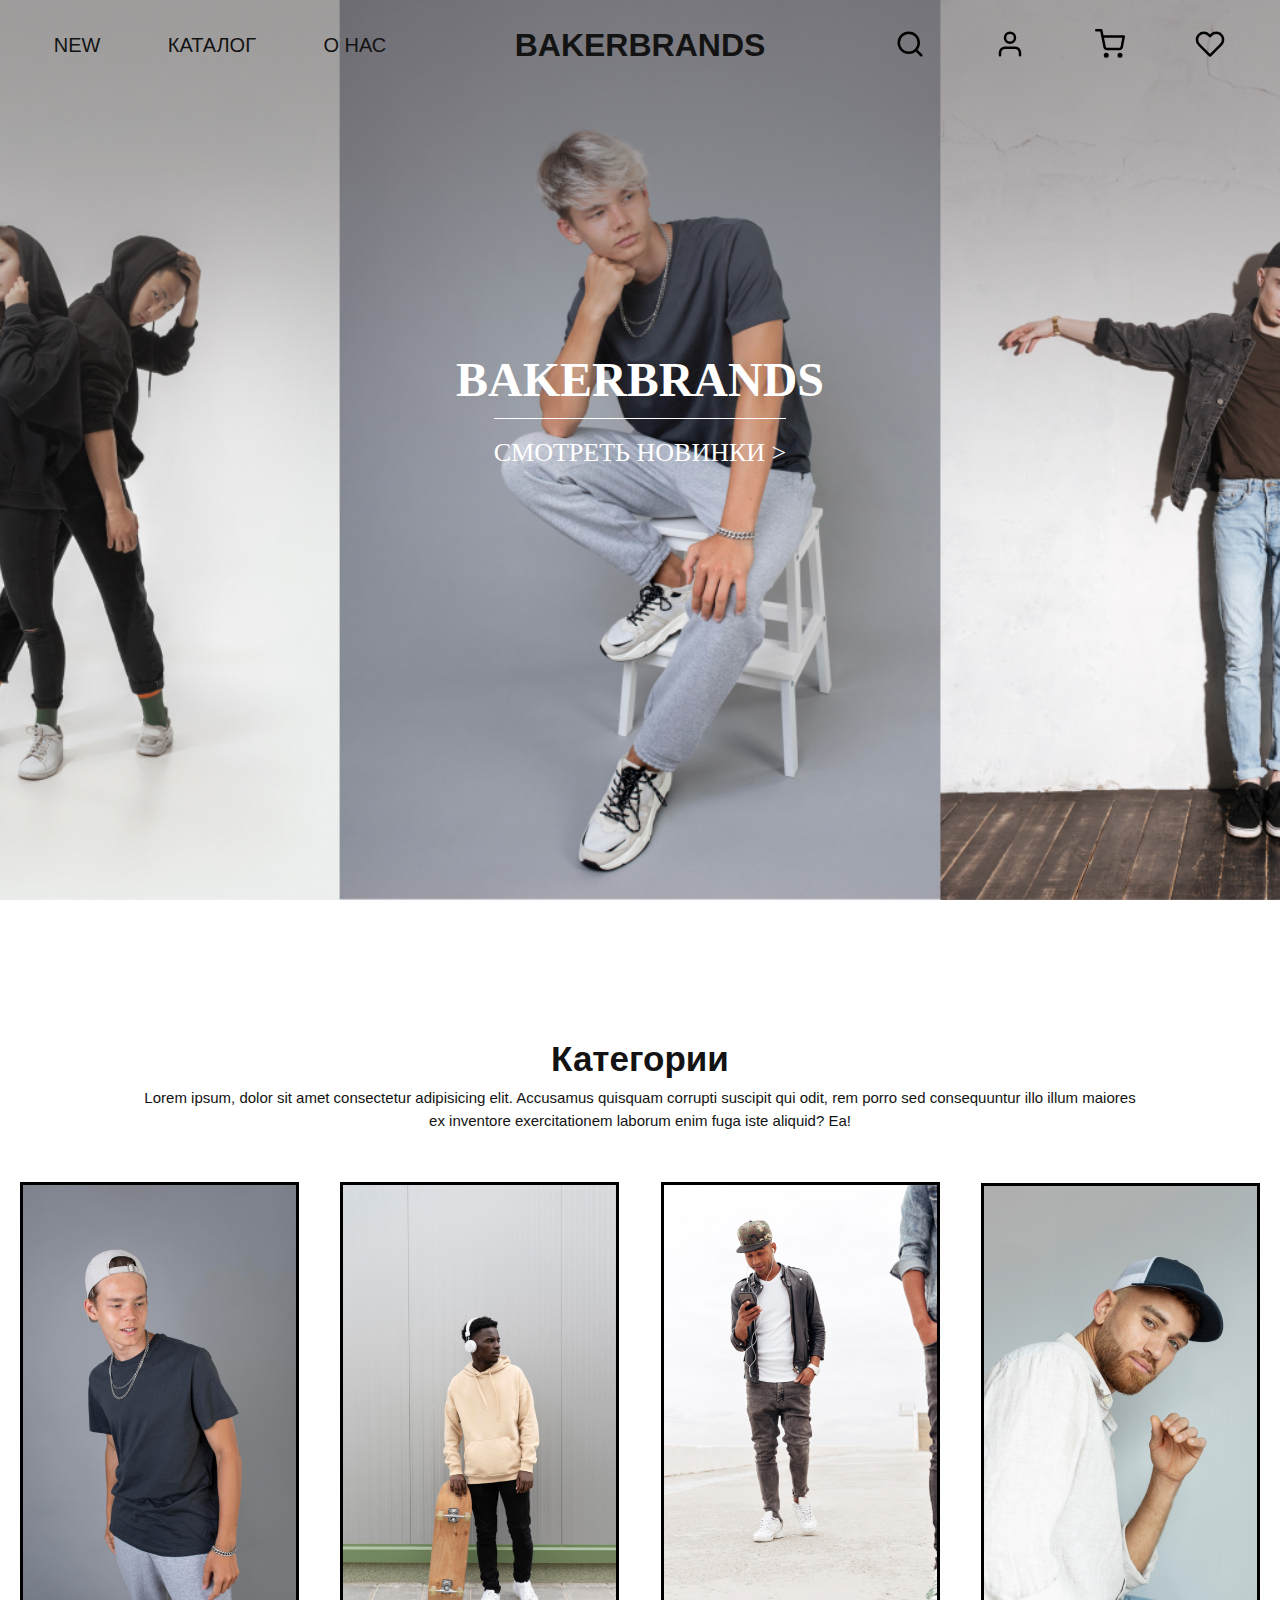
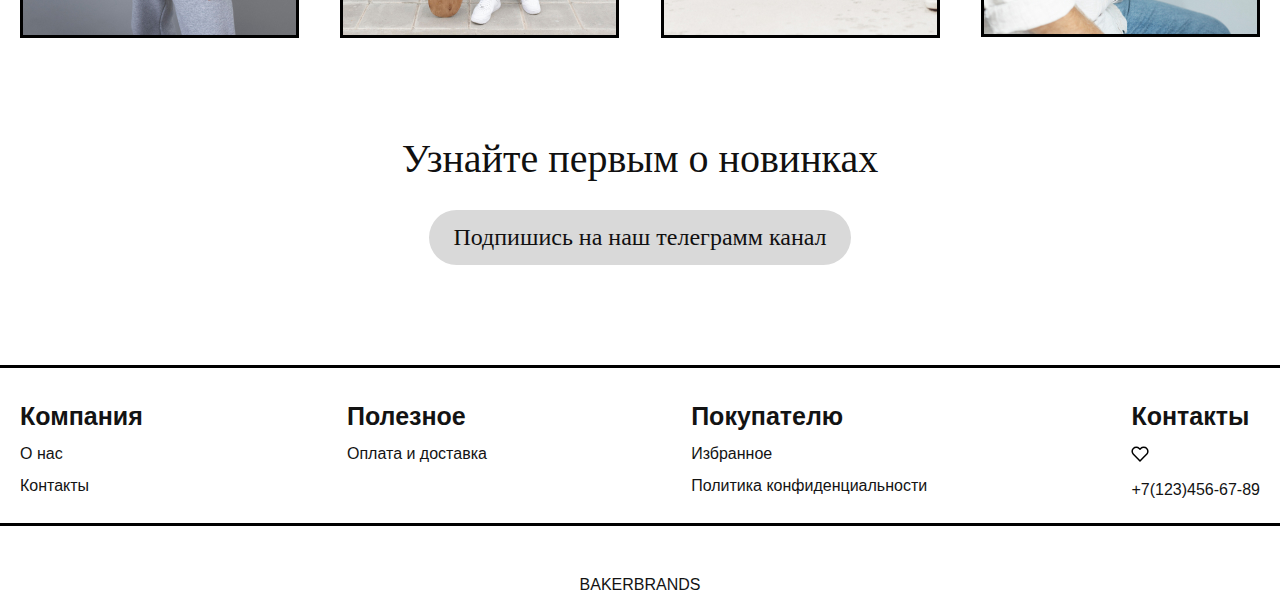
<file: HTML/index.html>
<!DOCTYPE html>
<html lang="en">
  <head>
    <meta charset="UTF-8" />
    <meta http-equiv="X-UA-Compatible" content="IE=edge" />
    <meta name="viewport" content="width=device-width, initial-scale=1.0" />
    <meta name="viewport" content="width=device-width">
    <title>BAKERBRANDS</title>
    <link rel="stylesheet" href="/CSS/normalize.css">
    <link rel="stylesheet" href="/CSS/index.css">
  </head>
  <body>
    <header class="header">
      <div class="container">
        <div class="header__inner">
          <nav class="menu">
            <ul class="menu__left">
              <li class="katalog__left">
                <a href="#">
                  <img src="/IMG/menuVector.svg" alt="" onclick="openNav()" />
                </a>
              </li>
              <li class="menu__item">
                <a href="#" class="menu__link">New</a>
              </li>
              <li class="menu__item">
                <a href="/HTML/katalog.html" class="menu__link">Каталог</a>
              </li>
              <li class="menu__item">
                <a href="#" class="menu__link">О нас</a>
              </li>
            </ul>
            <h1 class="name__brand"><a href="/HTML/index.html" >BAKERBRANDS</a></h1>
            <ul class="menu__right">
              <li class="item__right">
                <a href="#">
                  <img src="/IMG/searchVector.svg" alt="" class="nav__item" />
                </a>
              </li>
              <li class="item__right">
                <a href="#">
                  <img src="/IMG/userVector.svg" alt="" class="nav__item" />
                </a>
              </li>
              <li class="item__right">
                <a href="#">
                  <img src="/IMG/shoppingVector.svg" alt="" class="nav__item" />
                </a>
              </li>
              <li class="item__right">
                <a href="#">
                  <img src="/IMG/likeVector.svg" alt="" class="nav__item" />
                </a>
              </li>
            </ul>
          </nav>
          <div id="mySidenav" class="sidenav">
            <a href="javascript:void(0)" class="closebtn" onclick="closeNav()"
              >×</a
            >
            <a href="#">NEW</a>
            <a href="/HTML/katalog.html">Каталог</a>
            <a href="#">О нас</a>
            <a href="#">Поиск</a>
            <a href="#">Избранное</a>
            <a href="#">Корзина</a>
          </div>
        </div>
      </div>
    </header>
    <div class="background">
      <div class="container">
        <div class="brand__info">
          <h2>BAKERBRANDS</h2>
          <a href="#"> <span class="text">смотреть новинки</span> > </a>
        </div>
      </div>
    </div>
    <section class="category">
      <div class="container">
        <div class="category__inner">
          <h2>Категории</h2>
          <div class="category__des">
            Lorem ipsum, dolor sit amet consectetur adipisicing elit. Accusamus quisquam corrupti suscipit qui odit, rem porro sed consequuntur illo illum maiores ex inventore exercitationem laborum enim fuga iste aliquid? Ea!
          </div>
          <div class="category__block">
            <div class="category__item">
              <div class="category__img">
                <a href="#"> <img src="/IMG/futbolki.jpg" alt="" /></a>
                <!-- <img src="/IMG/futbolki.jpg" alt="" /> -->
                <!-- <p class="img__text">Футболки</p> -->
              </div>
              <div class="category__text">Футболки</div>
            </div>
            <div class="category__item">
              <div class="category__img">
                <a href="#"><img src="/IMG/tostovki.jpg" alt="" /></a>
              </div>
              <div class="category__text">Толстовки</div>
            </div>
            <div class="category__item">
              <div class="category__img">
                <a href="#"> <img src="/IMG/shtani.jpg" alt="" /></a>
              </div>
              <div class="category__text">Штаны</div>
            </div>
            <div class="category__item">
              <div class="category__img">
                <a href="#"><img src="/IMG/golovnie.jpg" alt="" /></a>
              </div>
              <div class="category__text">Головные уборы</div>
            </div>
          </div>
        </div>
      </div>
    </section>
    <section class="info__telegramm">
      <div class="container__telegramm">
        <div class="telegramm__info">
          <h2 class="text__telegramm">Узнайте первым о новинках</h2>
          <div>
            <a href="https://t.me/bakerbrands" class="button__telegramm">
              Подпишись на наш телеграмм канал
            </a>
          </div>
        </div>
      </div>
      <!-- <h1>доп место</h1> -->
    </section>
    <!-- <hr class="line"> -->
    <section class="about">
      <div class="container">
        <div class="about__inner">
          <div class="about__item">
            <div class="about__main"> Компания</div>
            <a href="#" class="about__text">О нас</a>
            <a href="/HTML/contacts.html" class="about__text">Контакты</a>
          </div>
          <div class="about__item">
            <div class="about__main">Полезное</div>
            <a href="/HTML/pay.html" class="about__text">Оплата и доставка</a>
          </div>
          <div class="about__item">
            <div class="about__main">Покупателю</div>
            <a href="#" class="about__text">Избранное</a>
            <a href="#" class="about__text">Политика конфиденциальности</a>
          </div>
          <div class="about__item">
            <div class="about__main">Контакты</div>
            <a href="https://t.me/bakerbrands"><img src="/IMG/likeVector.svg" alt="" class="about__icon"/></a>
            <div class="about__text"><a href="tel:81234566789">+7(123)456-67-89</a></div>
          </div>
        </div>
      </div>
    </section>
    <!-- <h1>доп место</h1> -->
    <footer class="footer">
      <div class="container">
        <div class="footer__inner">
          <div class="footer__item">
            BAKERBRANDS
          </div>
        </div>
      </div>
    </footer>


    <script src="/JS/app.js"></script>
  </body>
</html>
</file>
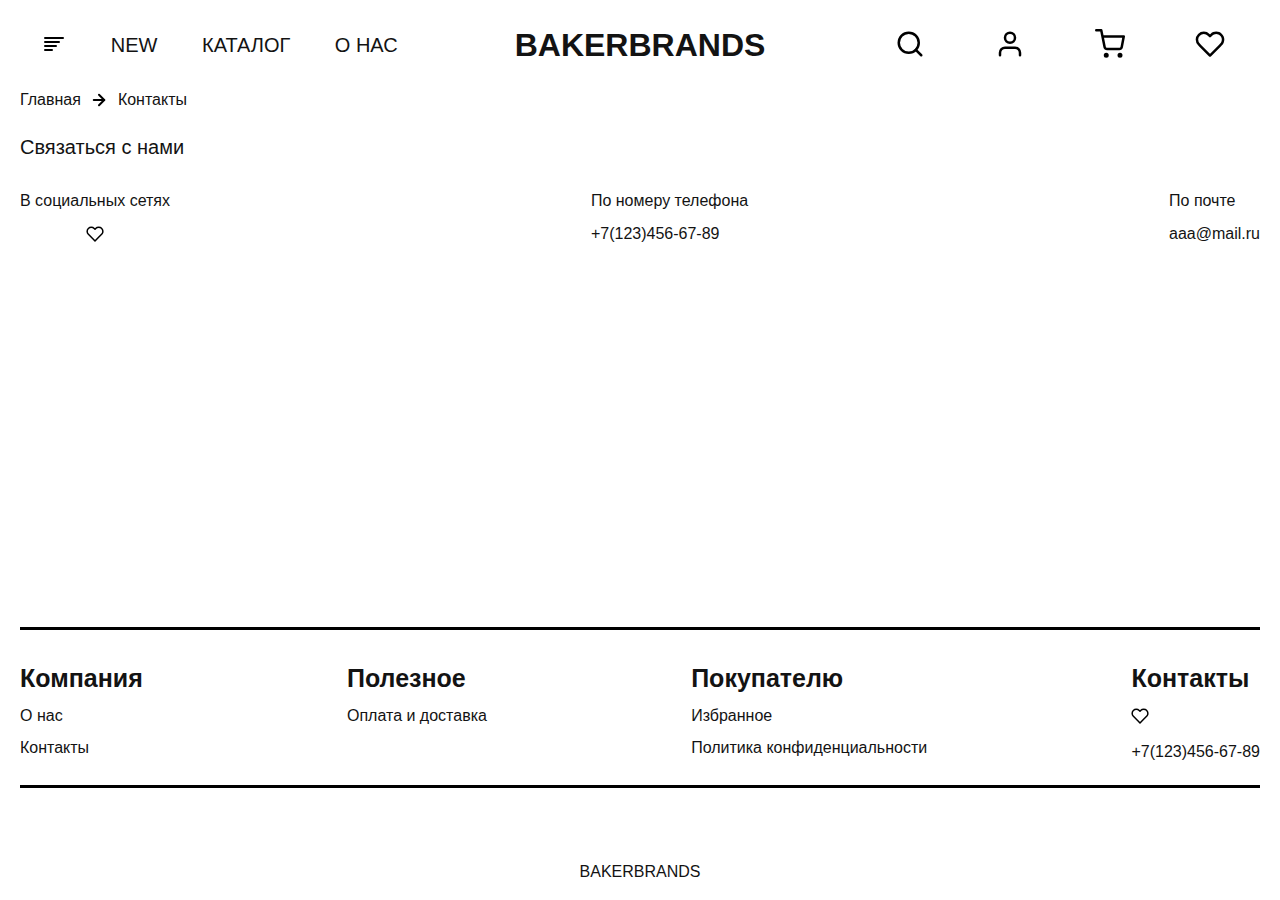
<file: HTML/contacts.html>
<!DOCTYPE html>
<html lang="en">
<head>
    <meta charset="UTF-8">
    <meta http-equiv="X-UA-Compatible" content="IE=edge">
    <meta name="viewport" content="width=device-width, initial-scale=1.0">
    <title>BAKERBRANDS</title>
    <link rel="stylesheet" href="/CSS/normalize.css">
    <link rel="stylesheet" href="/CSS/contacts.css">
</head>
<body>
    <header class="header">
        <div class="container">
          <div class="header__inner">
            <nav class="menu">
              <ul class="menu__left">
                <li class="katalog__left">
                  <a href="#">
                    <img src="/IMG/menuVector.svg" alt="" onclick="openNav()" />
                  </a>
                </li>
                <li class="menu__item">
                  <a href="#" class="menu__link">New</a>
                </li>
                <li class="menu__item">
                  <a href="/HTML/katalog.html" class="menu__link">Каталог</a>
                </li>
                <li class="menu__item">
                  <a href="#" class="menu__link">О нас</a>
                </li>
              </ul>
              <h1 class="name__brand"><a href="/HTML/index.html">BAKERBRANDS</a></h1>
              <ul class="menu__right">
                <li class="item__right">
                  <a href="#">
                    <img src="/IMG/searchVector.svg" alt="" class="nav__item" />
                  </a>
                </li>
                <li class="item__right">
                  <a href="#">
                    <img src="/IMG/userVector.svg" alt="" class="nav__item" />
                  </a>
                </li>
                <li class="item__right">
                  <a href="#">
                    <img src="/IMG/shoppingVector.svg" alt="" class="nav__item" />
                  </a>
                </li>
                <li class="item__right">
                  <a href="#">
                    <img src="/IMG/likeVector.svg" alt="" class="nav__item" />
                  </a>
                </li>
              </ul>
            </nav>
            <!-- <div id="mySidenav" class="sidenav">
              <a href="javascript:void(0)" class="closebtn" onclick="closeNav()"
                >×</a
              >
              <a href="#">NEW</a>
              <a href="/HTML/katalog.html">Каталог</a>
              <a href="#">О нас</a>
              <a href="#">Поиск</a>
              <a href="#">Избранное</a>
              <a href="#">Корзина</a> -->
            </div>
          </div>
        </div>
    </header>

    <div class="perehod">
        <div class="container">
            <div class="main__catalog">
                <a href="/HTML/index.html">Главная</a>
                <img src="/IMG/arrow-right.svg" alt="" class="arrow" />
                <a href="/HTML/pay.html">Контакты</a>
            </div>
        </div>
    </div>

    <section class="payment">
        <div class="container">
            <div class="payment__inner">
                <div class="payment__header">Связаться с нами</div>
                <div class="payment__text">
                    <div class="text__left">
                        <p>В социальных сетях</p>
                        <a href="https://t.me/bakerbrands"><img src="/IMG/likeVector.svg" alt="" class="about__icon"/></a>                        
                    </div>
                    <div class="text__mid">
                        <p>По номеру телефона</p> 
                        <div class="about__text"><a href="tel:81234566789">+7(123)456-67-89</a></div>
                    </div>
                    <div class="text__right">
                      <p>По почте</p> 
                      <a class="footer-text__mail" href="mailto:aaa@mail.ru">aaa@mail.ru</a>
                    </div>
                </div>
            </div>
        </div>
    </section>


    
      <!-- <h1>доп место</h1> -->
    <footer class="footer">
        <div class="container">
          <div class="footer__inner">
            <div class="about">
              <div class="about__inner">
                <div class="about__item">
                  <div class="about__main"> Компания</div>
                  <a href="#" class="about__text">О нас</a>
                  <a href="/HTML/contacts.html" class="about__text">Контакты</a>
                </div>
                <div class="about__item">
                  <div class="about__main">Полезное</div>
                  <a href="/HTML/pay.html" class="about__text">Оплата и доставка</a>
                </div>
                <div class="about__item">
                  <div class="about__main">Покупателю</div>
                  <a href="#" class="about__text">Избранное</a>
                  <a href="#" class="about__text">Политика конфиденциальности</a>
                </div>
                <div class="about__item">
                  <div class="about__main">Контакты</div>
                  <a href="https://t.me/bakerbrands"><img src="/IMG/likeVector.svg" alt="" class="about__icon"/></a>
                  <div class="about__text"><a href="tel:81234566789">+7(123)456-67-89</a></div>
                </div>
              </div>  
            </div>
            <div class="footer__item">
              BAKERBRANDS
            </div>
          </div>
        </div>
    </footer>
</body>
</html>
</file>
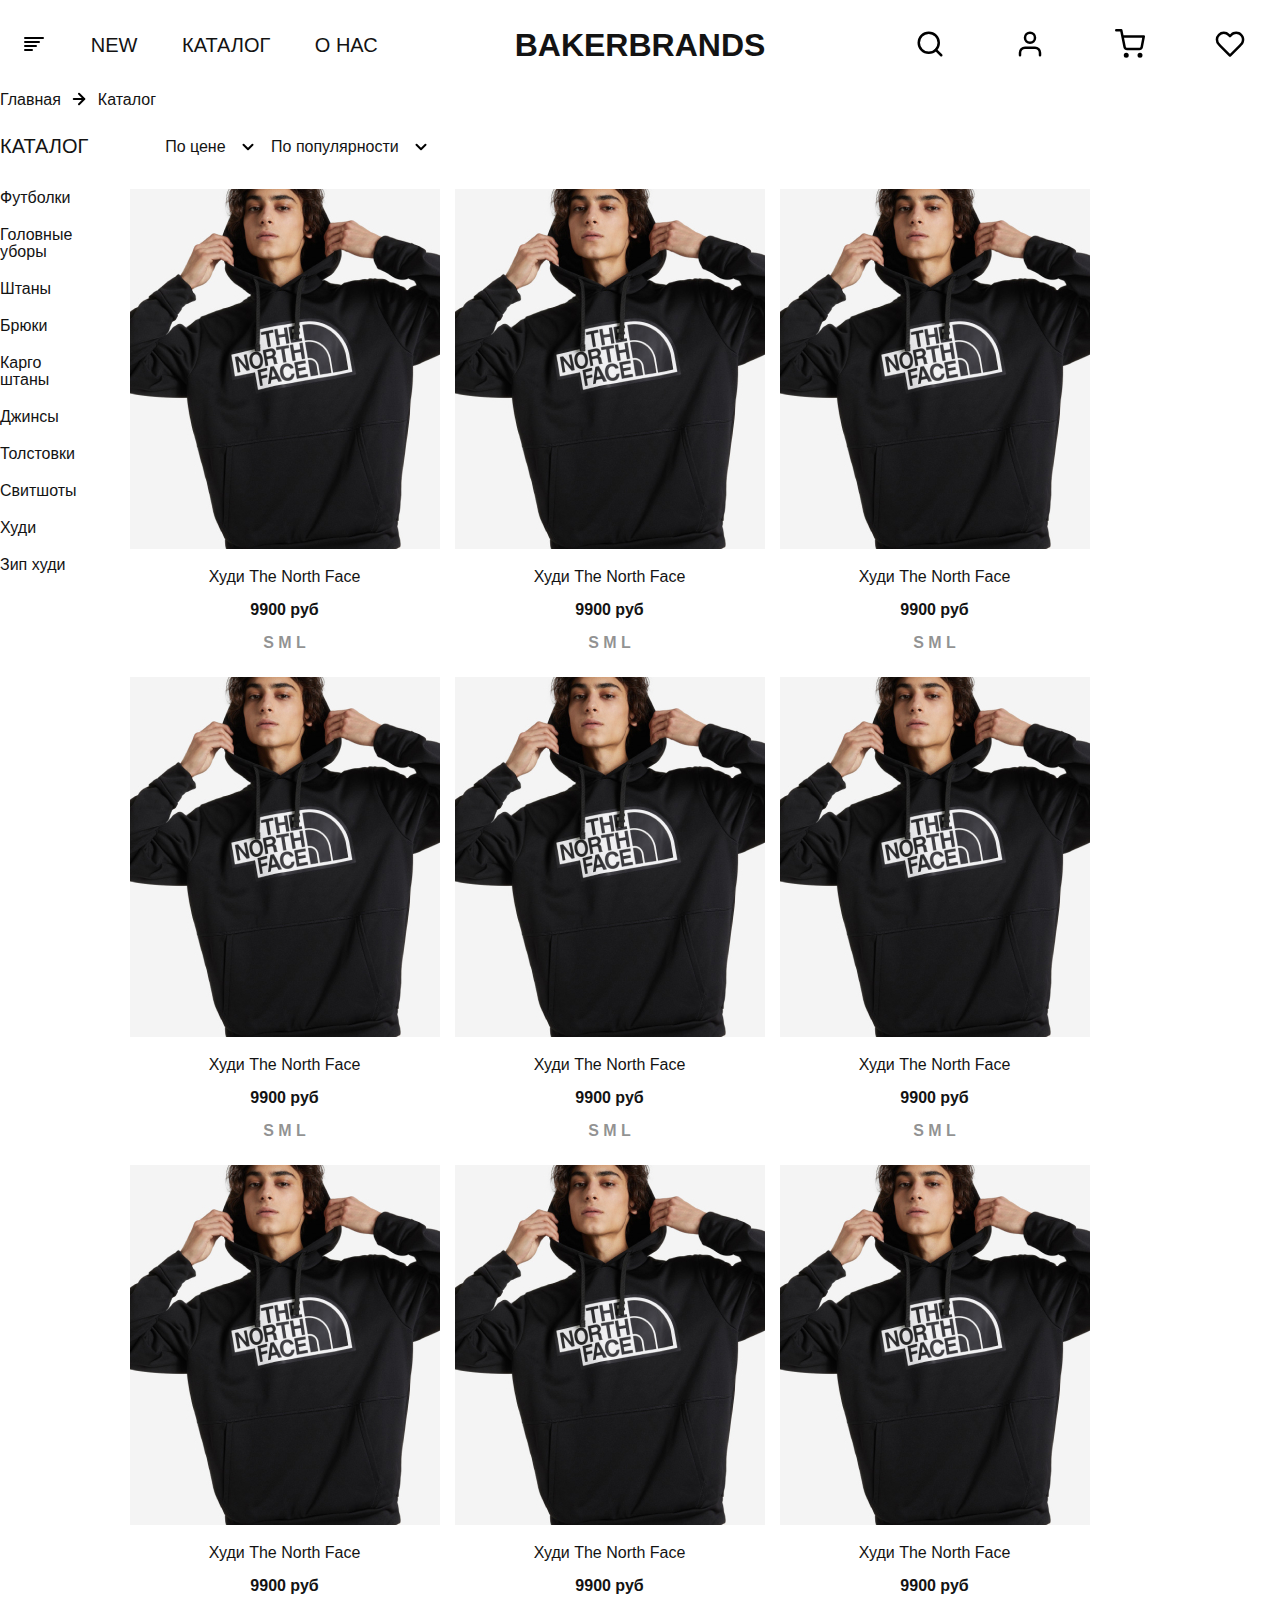
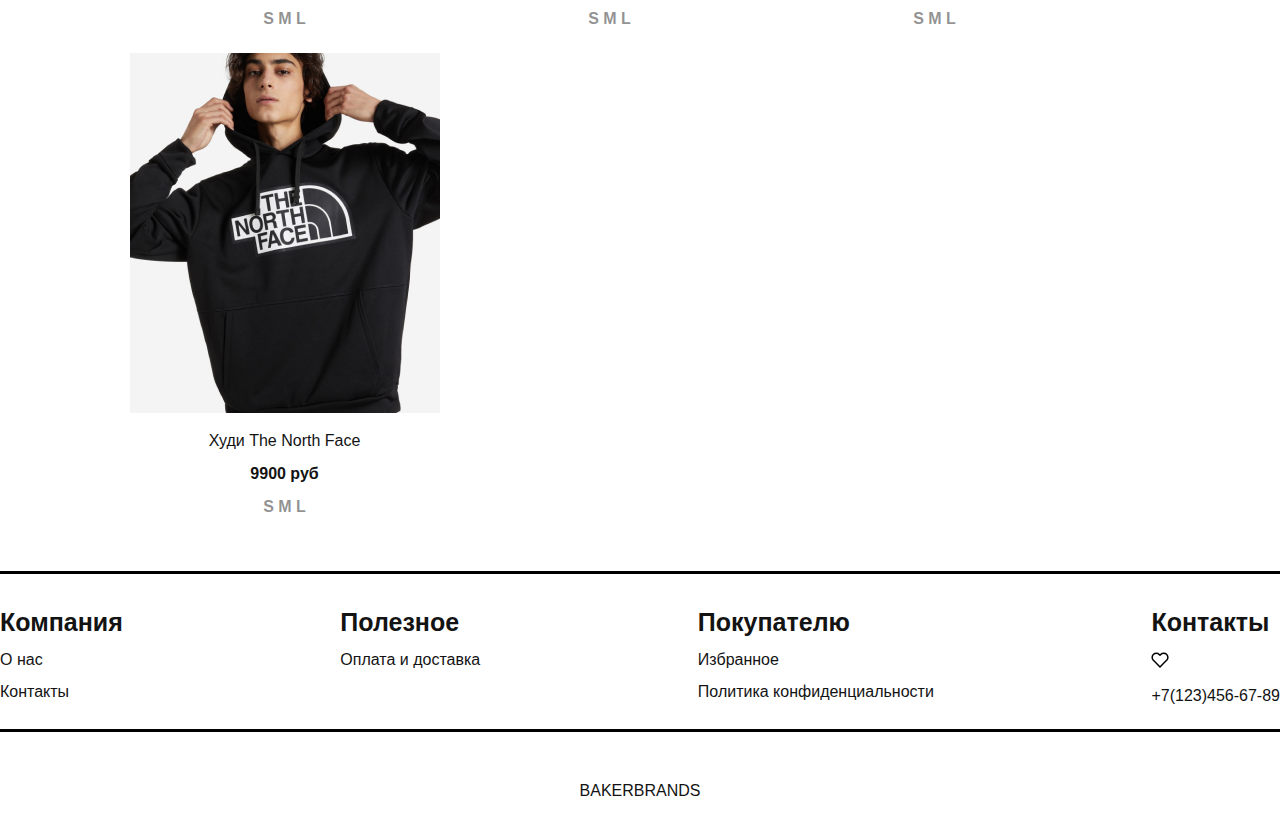
<file: HTML/katalog.html>
<!DOCTYPE html>
<html lang="en">
<head>
    <meta charset="UTF-8">
    <meta http-equiv="X-UA-Compatible" content="IE=edge">
    <meta name="viewport" content="width=device-width, initial-scale=1.0">
    <title>BAKERBRANDS</title>
    <link rel="stylesheet" href="/CSS/normalize.css">
    <link rel="stylesheet" href="/CSS/katalog.css">
</head>
<body>
    <header class="header">
        <div class="container">
          <div class="header__inner">
            <nav class="menu">
              <ul class="menu__left">
                <li class="katalog__left">
                  <a href="#">
                    <img src="/IMG/menuVector.svg" alt="" onclick="openNav()" />
                  </a>
                </li>
                <li class="menu__item">
                  <a href="#" class="menu__link">New</a>
                </li>
                <li class="menu__item">
                  <a href="/HTML/katalog.html" class="menu__link">Каталог</a>
                </li>
                <li class="menu__item">
                  <a href="#" class="menu__link">О нас</a>
                </li>
              </ul>
              <h1 class="name__brand"><a href="/HTML/index.html">BAKERBRANDS</a></h1>
              <ul class="menu__right">
                <li class="item__right">
                  <a href="#">
                    <img src="/IMG/searchVector.svg" alt="" class="nav__item" />
                  </a>
                </li>
                <li class="item__right">
                  <a href="#">
                    <img src="/IMG/userVector.svg" alt="" class="nav__item" />
                  </a>
                </li>
                <li class="item__right">
                  <a href="#">
                    <img src="/IMG/shoppingVector.svg" alt="" class="nav__item" />
                  </a>
                </li>
                <li class="item__right">
                  <a href="#">
                    <img src="/IMG/likeVector.svg" alt="" class="nav__item" />
                  </a>
                </li>
              </ul>
            </nav>
            <!-- <div id="mySidenav" class="sidenav">
              <a href="javascript:void(0)" class="closebtn" onclick="closeNav()"
                >×</a
              >
              <a href="#">NEW</a>
              <a href="/HTML/katalog.html">Каталог</a>
              <a href="#">О нас</a>
              <a href="#">Поиск</a>
              <a href="#">Избранное</a>
              <a href="#">Корзина</a> -->
            </div>
          </div>
        </div>
    </header>

    <div class="perehod">
        <div class="container">
            <div class="main__catalog">
                <a href="/HTML/index.html">Главная</a>
                <img src="/IMG/arrow-right.svg" alt="" class="arrow" />
                <a href="/HTML/katalog.html">Каталог</a>
            </div>
        </div>
    </div>

    <section class="catalog">
        <div class="container">
          <div class="catalog__global">
            <div class="catalog__inner">
                <div class="catalog__items">
                  <div class="catalog__header">каталог</div>
                </div>
                <div class="catalog__sort">
                  <div>По цене </div>
                  <a href="#"><img src="/IMG/chevron-down.svg" alt=""/></a>
                  <div>По популярности</div>
                  <a href="#"><img src="/IMG/chevron-down.svg" alt=""/></a>
                </div>
            </div>
            <div class="catalog__clothes">
              <div class="clothes__type">
                <a href="#" alt="" class="catalog__item">Футболки</a>
                <a href="#" alt="" class="catalog__item">Головные уборы</a>
                <a href="#" alt="" class="catalog__item">Штаны</a>
                <a href="#" alt="" class="catalog__item">Брюки</a>
                <a href="#" alt="" class="catalog__item">Карго штаны</a>
                <a href="#" alt="" class="catalog__item">Джинсы</a>
                <a href="#" alt="" class="catalog__item">Толстовки</a>
                <a href="#" alt="" class="catalog__item">Свитшоты</a>
                <a href="#" alt="" class="catalog__item">Худи</a>
                <a href="#" alt="" class="catalog__item">Зип худи</a>
              </div>
              <div class="clothes__photos">
                <div class="clothes__item">
                  <a href="#"><img src="/IMG/clothes.jpg" alt=""/></a>
                  <p>Худи The North Face</p>
                  <p class="price">9900 руб</p>
                  <p class="size">S M L</p>
                </div>
                <div class="clothes__item">
                  <a href="#"><img src="/IMG/clothes.jpg" alt=""/></a>
                  <p>Худи The North Face</p>
                  <p class="price">9900 руб</p>
                  <p class="size">S M L</p>             
                </div>
                <div class="clothes__item">
                  <a href="#"><img src="/IMG/clothes.jpg" alt=""/></a> 
                  <p>Худи The North Face</p>
                  <p class="price">9900 руб</p>
                  <p class="size">S M L</p>               
                </div>
                <div class="clothes__item">
                  <a href="#"><img src="/IMG/clothes.jpg" alt=""/></a> 
                  <p>Худи The North Face</p>
                  <p class="price">9900 руб</p>
                  <p class="size">S M L</p>               
                </div>
                <div class="clothes__item">
                  <a href="#"><img src="/IMG/clothes.jpg" alt=""/></a> 
                  <p>Худи The North Face</p>
                  <p class="price">9900 руб</p>
                  <p class="size">S M L</p>               
                </div>
                <div class="clothes__item">
                  <a href="#"><img src="/IMG/clothes.jpg" alt=""/></a>  
                  <p>Худи The North Face</p>
                  <p class="price">9900 руб</p>
                  <p class="size">S M L</p>              
                </div>
                <div class="clothes__item">
                  <a href="#"><img src="/IMG/clothes.jpg" alt=""/></a> 
                  <p>Худи The North Face</p>
                  <p class="price">9900 руб</p>
                  <p class="size">S M L</p>               
                </div>
                <div class="clothes__item">
                  <a href="#"><img src="/IMG/clothes.jpg" alt=""/></a>  
                  <p>Худи The North Face</p>
                  <p class="price">9900 руб</p>
                  <p class="size">S M L</p>              
                </div>
                <div class="clothes__item">
                  <a href="#"><img src="/IMG/clothes.jpg" alt=""/></a>  
                  <p>Худи The North Face</p>
                  <p class="price">9900 руб</p>
                  <p class="size">S M L</p>             
                 </div>
                <div class="clothes__item">
                  <a href="#"><img src="/IMG/clothes.jpg" alt=""/></a> 
                  <p>Худи The North Face</p>
                  <p class="price">9900 руб</p>
                  <p class="size">S M L</p>               
                </div>
              </div>
            </div>
          </div> 
        </div>
    </section>
    
    <section class="about">
      <div class="container">
        <div class="about__inner">
          <div class="about__item">
            <div class="about__main"> Компания</div>
            <a href="#" class="about__text">О нас</a>
            <a href="/HTML/contacts.html" class="about__text">Контакты</a>
          </div>
          <div class="about__item">
            <div class="about__main">Полезное</div>
            <a href="/HTML/pay.html" class="about__text">Оплата и доставка</a>
          </div>
          <div class="about__item">
            <div class="about__main">Покупателю</div>
            <a href="#" class="about__text">Избранное</a>
            <a href="#" class="about__text">Политика конфиденциальности</a>
          </div>
          <div class="about__item">
            <div class="about__main">Контакты</div>
            <a href="https://t.me/bakerbrands"><img src="/IMG/likeVector.svg" alt="" class="about__icon"/></a>
            <div class="about__text"><a href="tel:81234566789">+7(123)456-67-89</a></div>
          </div>
        </div>
      </div>
    </section>
    <!-- <h1>доп место</h1> -->
    <footer class="footer">
      <div class="container">
        <div class="footer__inner">
          <div class="footer__item">
            BAKERBRANDS
          </div>
        </div>
      </div>
    </footer>

    <script src="/JS/app.js"></script>
</body>
</html>
</file>
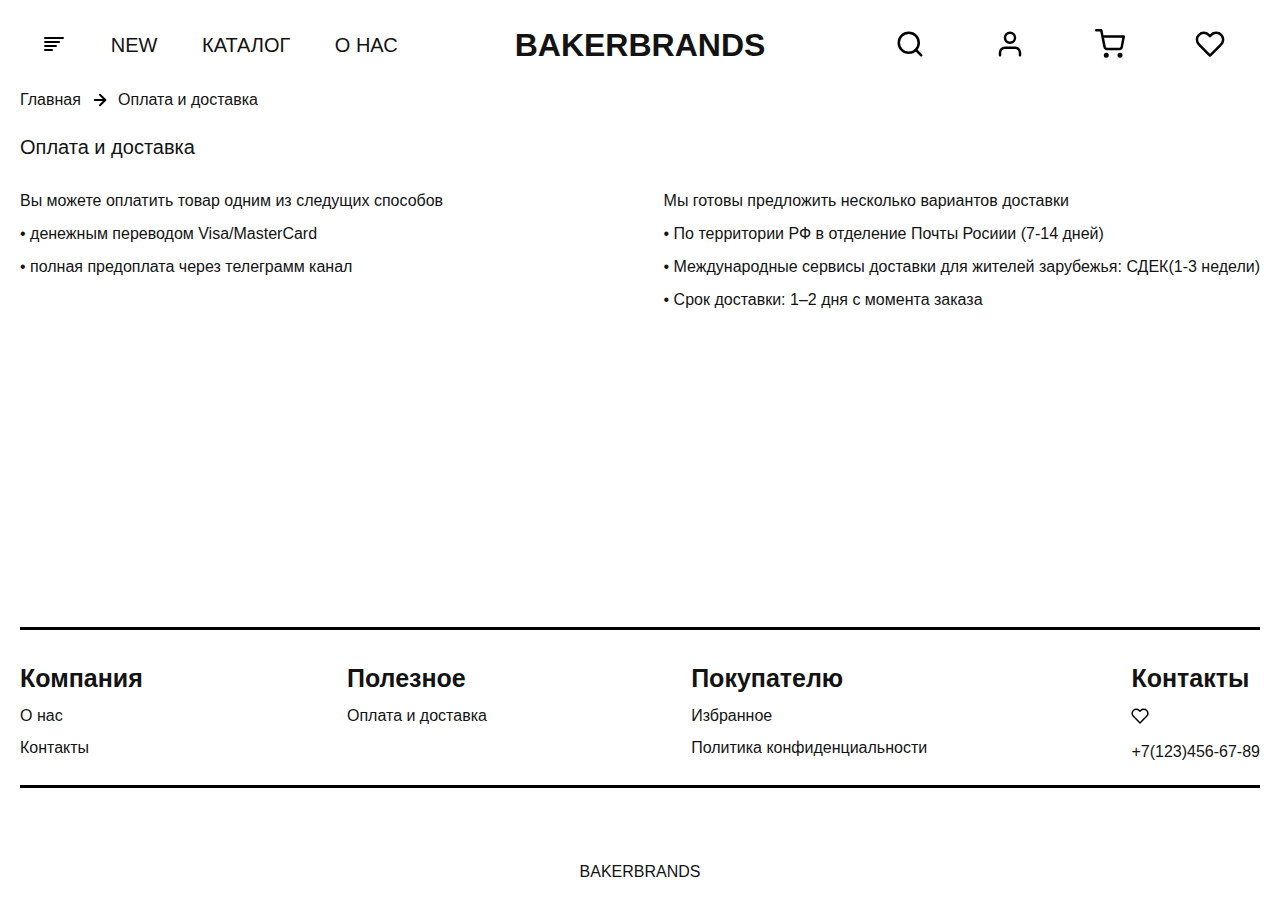
<file: HTML/pay.html>
<!DOCTYPE html>
<html lang="en">
<head>
    <meta charset="UTF-8">
    <meta http-equiv="X-UA-Compatible" content="IE=edge">
    <meta name="viewport" content="width=device-width, initial-scale=1.0">
    <title>BAKERBRANDS</title>
    <link rel="stylesheet" href="/CSS/normalize.css">
    <link rel="stylesheet" href="/CSS/pay.css">
</head>
<body>
    <header class="header">
        <div class="container">
          <div class="header__inner">
            <nav class="menu">
              <ul class="menu__left">
                <li class="katalog__left">
                  <a href="#">
                    <img src="/IMG/menuVector.svg" alt="" onclick="openNav()" />
                  </a>
                </li>
                <li class="menu__item">
                  <a href="#" class="menu__link">New</a>
                </li>
                <li class="menu__item">
                  <a href="/HTML/katalog.html" class="menu__link">Каталог</a>
                </li>
                <li class="menu__item">
                  <a href="#" class="menu__link">О нас</a>
                </li>
              </ul>
              <h1 class="name__brand"><a href="/HTML/index.html">BAKERBRANDS</a></h1>
              <ul class="menu__right">
                <li class="item__right">
                  <a href="#">
                    <img src="/IMG/searchVector.svg" alt="" class="nav__item" />
                  </a>
                </li>
                <li class="item__right">
                  <a href="#">
                    <img src="/IMG/userVector.svg" alt="" class="nav__item" />
                  </a>
                </li>
                <li class="item__right">
                  <a href="#">
                    <img src="/IMG/shoppingVector.svg" alt="" class="nav__item" />
                  </a>
                </li>
                <li class="item__right">
                  <a href="#">
                    <img src="/IMG/likeVector.svg" alt="" class="nav__item" />
                  </a>
                </li>
              </ul>
            </nav>
            <!-- <div id="mySidenav" class="sidenav">
              <a href="javascript:void(0)" class="closebtn" onclick="closeNav()"
                >×</a
              >
              <a href="#">NEW</a>
              <a href="/HTML/katalog.html">Каталог</a>
              <a href="#">О нас</a>
              <a href="#">Поиск</a>
              <a href="#">Избранное</a>
              <a href="#">Корзина</a> -->
            </div>
          </div>
        </div>
    </header>

    <div class="perehod">
        <div class="container">
            <div class="main__catalog">
                <a href="/HTML/index.html">Главная</a>
                <img src="/IMG/arrow-right.svg" alt="" class="arrow" />
                <a href="/HTML/pay.html">Оплата и доставка</a>
            </div>
        </div>
    </div>

    <section class="payment">
        <div class="container">
            <div class="payment__inner">
                <div class="payment__header">Оплата и доставка</div>
                <div class="payment__text">
                    <div class="text__left">
                        <p>Вы можете оплатить товар одним из следущих способов</p>
                        <p class="text__header">• денежным переводом Visa/MasterCard </p>
                        <p class="text__header">• полная предоплата через телеграмм канал </p>
                        
                    </div>
                    <div class="text__right">
                        <p>Мы готовы предложить несколько вариантов доставки</p> 
                        <p class="text__header">• По территории РФ  в отделение Почты Росиии (7-14 дней) </p>
                        <p class="text__header">• Международные сервисы доставки для жителей зарубежья: СДЕК(1-3 недели) </p>
                        <p class="text__header">• Срок доставки: 1–2 дня с момента заказа</p>
                    </div>
                   
                   
                </div>
            </div>
        </div>
    </section>


    
      <!-- <h1>доп место</h1> -->
    <footer class="footer">
        <div class="container">
          <div class="footer__inner">
            <div class="about">
        
          <div class="about__inner">
            <div class="about__item">
              <div class="about__main"> Компания</div>
              <a href="#" class="about__text">О нас</a>
              <a href="/HTML/contacts.html" class="about__text">Контакты</a>
            </div>
            <div class="about__item">
              <div class="about__main">Полезное</div>
              <a href="/HTML/pay.html" class="about__text">Оплата и доставка</a>
            </div>
            <div class="about__item">
              <div class="about__main">Покупателю</div>
              <a href="#" class="about__text">Избранное</a>
              <a href="#" class="about__text">Политика конфиденциальности</a>
            </div>
            <div class="about__item">
              <div class="about__main">Контакты</div>
              <a href="https://t.me/bakerbrands"><img src="/IMG/likeVector.svg" alt="" class="about__icon"/></a>
              <div class="about__text"><a href="tel:81234566789">+7(123)456-67-89</a></div>
            </div>
          </div>
       
    </div>
            <div class="footer__item">
              BAKERBRANDS
            </div>
          </div>
        </div>
    </footer>
</body>
</html>
</file>
<file: CSS/index.css>
*,
*::after,
*::before {
  box-sizing: border-box;
}
html {
  scroll-behavior: smooth;
}
ul {
  padding: 0;
  margin: 0;
  list-style: none;
}
li {
  padding-left: 0;
}

a {
  text-decoration: none;
  color: inherit;
}
body {
  font-family: "Raleway", sans-serif;
  font-weight: 400;
  /* font-size: 18px; */
  line-height: 17px;
  color: #131313;
}
p {
  margin: 0;
}
.container {
  padding: 0 20px;
  margin: 0 auto;
  max-width: 1440px;
  /* width: 100%; */
}

.katalog__left {
  display: none;
}



/* @media(max-width:1000px){
  .about__inner{
    display: grid;
    grid-template-columns: repeat(2,1fr);
    grid-template-rows: repeat(2,1fr);
  }
} */

h2{
  margin: 0;
}
/* //////////////////////////////////////////////////////////////////// */

/* Header */
.header {
  position: absolute;
  top: 0;
  left: 0;
  right: 0;
  z-index: 1000;
}
.menu {
  display: flex;
  justify-content: space-between;
  height: 50px;
  align-items: center;
  padding-top: 40px;

}
.header__inner {
  background: none;
}
.menu__left {
  display: flex;
  justify-content: space-around;
  width: 400px;
  height: 50px;
  align-items: center;
}
.menu__right {
  display: flex;
  justify-content: space-around;
  width: 400px;
  height: 50px;
  align-items: center;
}
.item__right img {
  width: 30px;
  height: 30px;
}
.item__left img {
  width: 30px;
  height: 30px;
}
.menu__item {
  font-size: 20px;
  text-transform: uppercase;
  font-weight: 500;
}
.nav__item + .nav__item img {
  padding-left: 45px;
}
.menu__link + .menu__link {
  padding-right: 28px;
}

.background {
  display: flex;
  flex-direction: column;
  justify-content: center;
  width: 100vh;
  width: 100%;
  height: 100vh;
  background: url(/IMG/background.jpg) center no-repeat;
  background-size: cover;
}

/* /////////////////////////////////////////////////////////////////// */

/* Setction brand info */
.brand__info {
  margin: 0 auto 80px auto;
  padding: 93px 68px;
  /* border: 4px solid #fff; */
  width: -webkit-fit-content;
  width: -moz-fit-content;
  width: fit-content;
  text-align: center;
  color: #fff;
  z-index: 100;
}
.brand {
  margin-top: 150px;
}
.brand__info h2 {
  margin-bottom: 20px;
  font-family: "Raleway";
  font-size: 48px;

  line-height: 100%;
  padding-bottom: 19px;
}
.brand__info a {
  font-family: "Raleway";
  font-size: 26px;
  border-top: 1px solid #fff;
  font-style: normal;
  line-height: 19px;
  padding-top: 19px;
}
.text {
  text-transform: uppercase;
}

/* ///////////////////////////////////////////////////// */

/* category */
.category {
  padding-top: 150px;
}
.category__inner h2 {
  text-align: center;
  padding-bottom: 20px;
  font-size: 35px;
}
.category__block {
  display: flex;
  /* flex-flow: column wrap; */
  justify-content: space-between;
  align-items: center;
}
.category__item:hover .category__img img {
  opacity: 0.7;
}
.category__item:hover .category__text {
  opacity: 0.6;
  background-color: black;
}
.category__img {
  background: black;
  border: 3px solid black;
  /* border-radius: 100px; */
}
.category__img img {
  display: block;
  transition: opacity 0.3s linear;
}
.img__text {
  /* position: absolute; */
  text-align: center;
  z-index: 1;
}
.category__des{
  line-height: 1.5em;
  text-align: center;
  max-width: 1000px;
  margin: 0 auto;
  padding-bottom: 50px;
  font-size: 15px;
}
.category__text {
  font-size: 26px;
  color: #fff;
  width: 100%;
  height: 40px;
  opacity: 0;
  font-weight: 400;
  position: absolute;
  bottom: 0px;
  transition: opacity 0.2s linear;
  display: flex;
  align-items: center;
  justify-content: center;
  flex-direction: column;
}
.category__item {
  position: relative;
}

/* ///////////////////////////////////////////////// */

/* button Telegramm */
.container__telegramm {
  max-width: 1440px;
  /* width: 100%; */
  padding: 0;
  margin: 0 auto;
}

.telegramm__info {
  /* background-color: rgb(168, 168, 168); */
  /* margin-top: 150px; */
  padding: 100px 0;
  display: flex;
  flex-direction: column;
  align-items: center;
  /* width: -webkit-fit-content;
  width: -moz-fit-content;
  width: fit-content; */
  /* text-align: center; */
  color: #111010;
  z-index: 100;
}
.telegramm__info h2 {
  margin-bottom: 30px;
  font-family: "Raleway";
  font-style: normal;
  font-weight: 400;
  font-size: 40px;
  line-height: 42px;
  text-align: center;
}
.telegramm__info a {
  font-family: "Raleway";
  font-style: normal;
  font-weight: 400;
  font-size: 24px;
  line-height: 23px;
}
.button__telegramm {
  display: block;
  text-align: center;
  background: rgb(217, 217, 217);
  color: #111010;
  padding-top: 50px;
  padding: 1rem 1.5rem;
  max-width: 800px;
  /* width: 100%; */
  transition: 0.15s linear;
  border-radius: 100px;
}
.button__telegramm:hover{
  background-color: black;
  color: white;
}
.info__telegramm::after{
  content: "";
  display: block;
  max-width: 1440px;
  height: 3px;
  background-color: black;
  margin: 0 auto;
  /* border-radius: 20px; */
}

/* /////////////////////////////// */

/* ABOUT */
.about{
  /* background-color: rgb(168, 168, 168); */
  padding-top: 40px;
  padding-bottom: 25px;
}
.about__inner{
  display: flex;
  justify-content: space-between;
  /* align-items: center; */
  height: 100%;
}
.about__item{
  display: flex;
  flex-direction: column;
  row-gap: 15px;
}
.about__main{
  font-size: 25px;
  font-weight: bold;
  padding-bottom: 5px;
}
.about__icon{
  height: 18px;
  width: 18px;
}


/* ///////////////////// */

/* FOOTER */
.footer{
  /* padding-top: 50px; */
  /* margin-top: 50px; */
  padding-bottom: 20px;
}
.footer__inner{
  display: block;
  text-align: center;
}
.footer::before{
  content: "";
  display: block;
  max-width: 1440px;
  height: 3px;
  background-color: black;
  margin: 0 auto;
  /* border-radius: 20px; */
}
.footer__item{
  padding-top: 50px;
}



@media (max-width:1200px){
   .katalog__left{
    display: block;
    position: relative;
    
  }
  .menu__link{
    display: none;    
  }
  .nav__item{
    display: none;
  }
}

@media (max-width: 550px){
  .text{
    font-size: 15px;
  }
  .brand__info h2{
    font-size: 30px;
  }
}

@media (max-width: 380px){
  .text{
    font-size: 15px;
  }
  .brand__info h2{
    font-size: 20px;
  }
  h1{
    font-size: 25px;
  }
}

@media (max-width: 1160px){
  .category__block{
    flex-flow: column wrap;
    row-gap: 20px;
  }
  .category__text{
    opacity: 1;
    background-color: #111010;
  }
}

@media (max-width: 680px){
  .about__inner{
    flex-flow: column wrap;
    row-gap: 30px;
  }
  .about__item{
    text-align: center;
  }
  .about__icon{
    margin: 0 auto;
  }
}



.sidenav {
  opacity: 0;
  left: 0;
  height: 100%;
  top: 0;
  position: fixed;
  z-index: 1;
  background-color: #11111174;
  overflow-x: hidden;
  transition: 0.5s;
  padding-top: 60px;
}
.sidenav a {
  padding: 8px 8px 8px 32px;
  text-decoration: none;
  font-size: 18px;
  color: #f2ecec;
  display: block;
  transition: 0.3s;
}

.sidenav a:hover {
  color: #f1f1f1;
}

.sidenav .closebtn {
  top: 0;
  right: 25px;
  font-size: 36px;
  margin-left: 0px;
}
@media screen and (max-height: 450px) {
  .sidenav {
    padding-top: 15px;
    /* display: block; */
    /* width: 240px; */
  }
  .sidenav a {
    font-size: 14px;
  }
}
</file>
<file: CSS/contacts.css>
*,
*::after,
*::before {
  box-sizing: border-box;
}
html {
  scroll-behavior: smooth;
}
ul {
  padding: 0;
  margin: 0;
  list-style: none;
}
li {
  padding-left: 0;
}

a {
  text-decoration: none;
  color: inherit;
}
body {
  font-family: "Raleway", sans-serif;
  font-weight: 400;
  /* font-size: 18px; */
  height: 100%;
  line-height: 17px;
  color: #131313;
}

.container {
    padding: 0 20px;
    /* padding: 0; */
    margin: 0 auto;
    max-width: 1440px;
    /* width: 100%; */
  }

.menu{
    display: flex;
    justify-content: space-between;
    height: 50px;
    align-items: center;
    padding-top: 40px;
}

.menu__left{
    display: flex;
    justify-content: space-around;
    width: 400px;
    height: 50px;
    align-items: center;
}

.menu__right{
    display: flex;
    justify-content: space-around;
    width: 400px;
    height: 50px;
    align-items: center;
}

.item__right img {
    width: 30px;
    height: 30px;
}
  
.item__left img {
    width: 30px;
    height: 30px;
}
  
.menu__item {
    font-size: 20px;
    text-transform: uppercase;
    font-weight: 500;
}
  
.nav__item + .nav__item img {
    padding-left: 45px;
}
  
.menu__link + .menu__link {
    padding-right: 28px;
}

.main__catalog{
    display: flex;
    flex-direction: row;
    justify-content: space-between;
    max-width: 167px;
    margin-top: 40px;
    align-items: center;
} 
.main__catalog a{
  font-size: 16px;
  line-height: 19px;
}

.payment__inner{
    max-width: 1300px;
    padding-top: 30px;
    display: flex;
    flex-direction: column;
    row-gap: 20px;
}

.payment__header{
    font-size: 20px;
}

.payment__text{
    display: flex;
    justify-content: space-between;
}

.text__left{
  text-align: center;
}

/* /////////////////////////////// */

/* ABOUT */
.about{
    /* background-color: rgb(168, 168, 168); */
    padding-top: 40px;
    padding-bottom: 25px;
  }
  .about::before{
    content: "";
    display: block;
    max-width: 1440px;
    height: 3px;
    background-color: black;
    margin: 0 auto;
    /* border-radius: 20px; */
  }
  .about::after{
    content: "";
    display: block;
    max-width: 1440px;
    height: 3px;
    background-color: black;
    margin: 0 auto;
    /* border-radius: 20px; */
  }
  .about__inner{
    display: flex;
    justify-content: space-between;
    padding-top: 40px;
    padding-bottom: 25px;
    /* align-items: center; */
    height: 100%;
  }
  .about__item{
    display: flex;
    flex-direction: column;
    align-items: flex-start;
    row-gap: 15px;
  }
  .about__main{
    font-size: 25px;
    font-weight: bold;
    padding-bottom: 5px;
  }
  .about__icon{
    height: 18px;
    width: 18px;
  }
  
  
  /* ///////////////////// */
  
  /* FOOTER */
  .footer{
    position: absolute;
    bottom: 0;
    width: 100%;
    padding-bottom: 20px;
  }
  .footer__inner{
    display: block;
    text-align: center;
  }
  .footer__item{
    padding-top: 50px;
  }
</file>
<file: CSS/katalog.css>
*,
*::after,
*::before {
  box-sizing: border-box;
}
html {
  scroll-behavior: smooth;
}
ul {
  padding: 0;
  margin: 0;
  list-style: none;
}
li {
  padding-left: 0;
}

a {
  text-decoration: none;
  color: inherit;
}
body {
  font-family: "Raleway", sans-serif;
  font-weight: 400;
  /* font-size: 18px; */
  height: 100%;
  line-height: 17px;
  color: #131313;
}

.container {
    /* padding: 0 20px; */
    /* padding: 0; */
    margin: 0 auto;
    max-width: 1440px;
    /* width: 100%; */
  }

.menu{
    display: flex;
    justify-content: space-between;
    height: 50px;
    align-items: center;
    padding-top: 40px;
}

.menu__left{
    display: flex;
    justify-content: space-around;
    width: 400px;
    height: 50px;
    align-items: center;
}

.menu__right{
    display: flex;
    justify-content: space-around;
    width: 400px;
    height: 50px;
    align-items: center;
}

.main__catalog{
    display: flex;
    flex-direction: row;
    justify-content: space-between;
    width: 156px;
    margin-top: 40px;
    align-items: center;
} 
.main__catalog a{
  font-size: 16px;
  /* line-height: 19px; */
}
.item__right img {
  width: 30px;
  height: 30px;
}

.item__left img {
  width: 30px;
  height: 30px;
}

.menu__item {
  font-size: 20px;
  text-transform: uppercase;
  font-weight: 500;
}

.nav__item + .nav__item img {
  padding-left: 45px;
}

.menu__link + .menu__link {
  padding-right: 28px;
}

.catalog{
    margin-top: 30px;
}

.catalog__inner{
  display: flex;
  column-gap: 70px;
}

.catalog__header {
  font-size: 20px;
  text-transform: uppercase;
}

.catalog__sort{
  display: flex;
  width: 279px;
  justify-content: space-around;
}

.catalog__clothes{
  display: flex;
  margin-top: 30px;
  column-gap: 53px;
}
.clothes__type{
  display: flex;
  flex-direction: column;
  row-gap: 20px;
}
.clothes__photos{
  display: flex;
  flex-wrap: wrap;
  column-gap: 15px;
  row-gap: 10px;
}
.clothes__item{
  text-align: center;
}
.price{
  font-weight: 700;
}
.size{
  color: rgba(37, 37, 37, 0.5);
  font-weight: 700;
}






/* /////////////////////////////// */

/* ABOUT */
.about{
  /* background-color: rgb(168, 168, 168); */
  padding-top: 40px;
  padding-bottom: 25px;
}
.about::before{
  content: "";
  display: block;
  max-width: 1440px;
  height: 3px;
  background-color: black;
  margin: 0 auto;
  /* border-radius: 20px; */
}
.about__inner{
  display: flex;
  justify-content: space-between;
  padding-top: 40px;
  /* align-items: center; */
  height: 100%;
}
.about__item{
  display: flex;
  flex-direction: column;
  row-gap: 15px;
}
.about__main{
  font-size: 25px;
  font-weight: bold;
  padding-bottom: 5px;
}
.about__icon{
  height: 18px;
  width: 18px;
}


/* ///////////////////// */

/* FOOTER */
.footer{
  /* padding-top: 50px; */
  /* margin-top: 50px; */
  padding-bottom: 20px;
}
.footer__inner{
  display: block;
  text-align: center;
}
.footer::before{
  content: "";
  display: block;
  max-width: 1440px;
  height: 3px;
  background-color: black;
  margin: 0 auto;
  /* border-radius: 20px; */
}
.footer__item{
  padding-top: 50px;
}
</file>
<file: CSS/pay.css>
*,
*::after,
*::before {
  box-sizing: border-box;
}
html {
  scroll-behavior: smooth;
}
ul {
  padding: 0;
  margin: 0;
  list-style: none;
}
li {
  padding-left: 0;
}

a {
  text-decoration: none;
  color: inherit;
}
body {
  font-family: "Raleway", sans-serif;
  font-weight: 400;
  /* font-size: 18px; */
  height: 100%;
  line-height: 17px;
  color: #131313;
}

.container {
    padding: 0 20px;
    /* padding: 0; */
    margin: 0 auto;
    max-width: 1440px;
    /* width: 100%; */
  }

.menu{
    display: flex;
    justify-content: space-between;
    height: 50px;
    align-items: center;
    padding-top: 40px;
}

.menu__left{
    display: flex;
    justify-content: space-around;
    width: 400px;
    height: 50px;
    align-items: center;
}

.menu__right{
    display: flex;
    justify-content: space-around;
    width: 400px;
    height: 50px;
    align-items: center;
}

.item__right img {
    width: 30px;
    height: 30px;
}
  
.item__left img {
    width: 30px;
    height: 30px;
}
  
.menu__item {
    font-size: 20px;
    text-transform: uppercase;
    font-weight: 500;
}
  
.nav__item + .nav__item img {
    padding-left: 45px;
}
  
.menu__link + .menu__link {
    padding-right: 28px;
}

.main__catalog{
    display: flex;
    flex-direction: row;
    justify-content: space-between;
    width: 238px;
    margin-top: 40px;
    align-items: center;
} 
.main__catalog a{
  font-size: 16px;
  line-height: 19px;
}

.payment__inner{
    max-width: 1300px;
    padding-top: 30px;
    display: flex;
    flex-direction: column;
    row-gap: 20px;
}

.payment__header{
    font-size: 20px;
}

.payment__text{
    display: flex;
    justify-content: space-between;
}
.text__header{
    font-weight: 400;
    /* color: red; */
}

/* /////////////////////////////// */

/* ABOUT */
.about{
    /* background-color: rgb(168, 168, 168); */
    padding-top: 40px;
    padding-bottom: 25px;
  }
  .about::before{
    content: "";
    display: block;
    max-width: 1440px;
    height: 3px;
    background-color: black;
    margin: 0 auto;
    /* border-radius: 20px; */
  }
  .about::after{
    content: "";
    display: block;
    max-width: 1440px;
    height: 3px;
    background-color: black;
    margin: 0 auto;
    /* border-radius: 20px; */
  }
  .about__inner{
    display: flex;
    justify-content: space-between;
    padding-top: 40px;
    padding-bottom: 25px;
    /* align-items: center; */
    height: 100%;
  }
  .about__item{
    display: flex;
    flex-direction: column;
    align-items: flex-start;
    row-gap: 15px;
  }
  .about__main{
    font-size: 25px;
    font-weight: bold;
    padding-bottom: 5px;
  }
  .about__icon{
    height: 18px;
    width: 18px;
  }
  
  
  /* ///////////////////// */
  
  /* FOOTER */
  .footer{
    position: absolute;
    bottom: 0;
    width: 100%;
    padding-bottom: 20px;
  }
  .footer__inner{
    display: block;
    text-align: center;
  }
  .footer__item{
    padding-top: 50px;
  }
</file>
